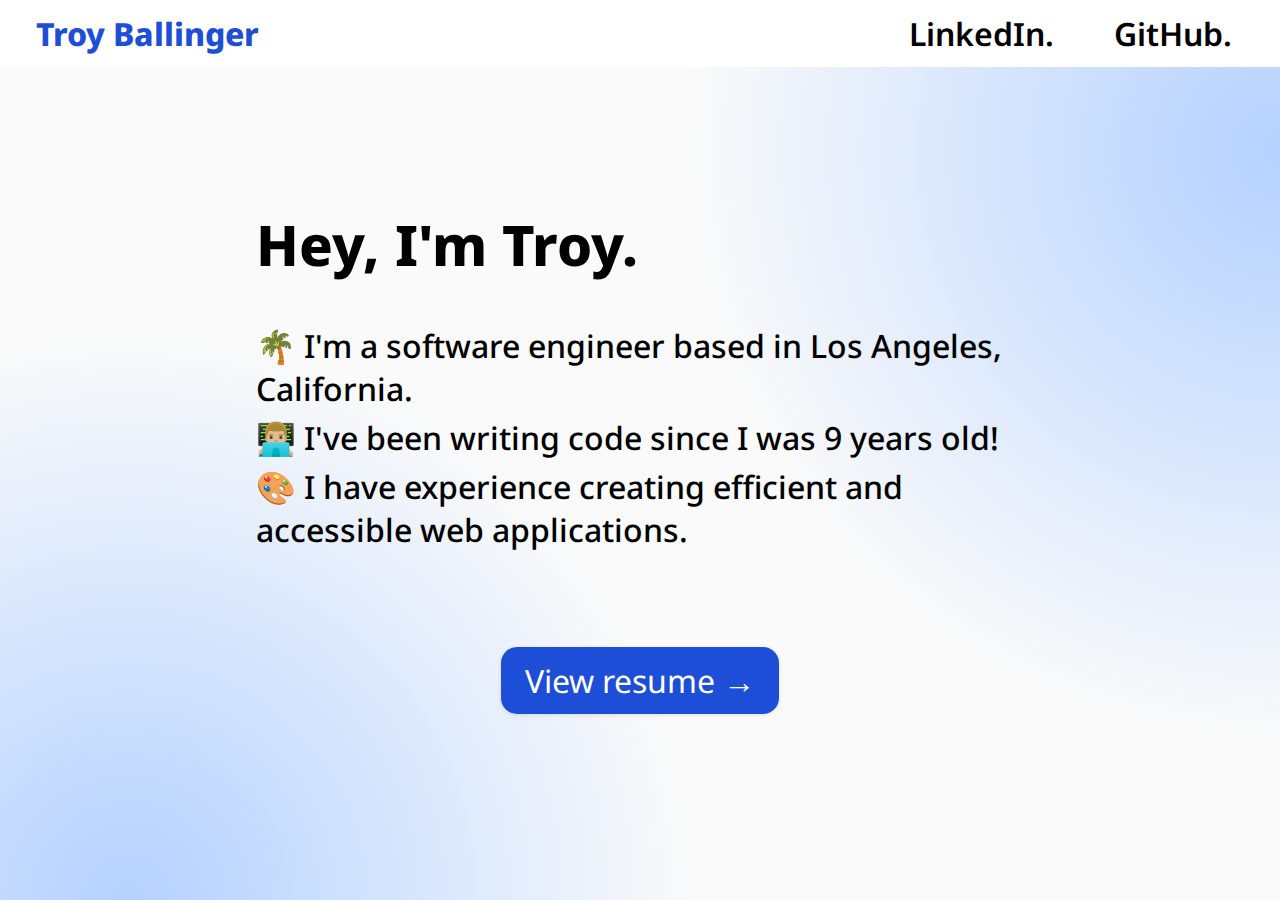
<file: index.html>
<!DOCTYPE html>
<html lang="en">
  <head>
    <meta charset="utf-8" />
    <meta name="viewport" content="width=device-width, initial-scale=1.0" />

    <title>Troy Ballinger</title>
    <meta
      name="description"
      content="Full stack software engineer with startup experience."
    />
    <meta
      keywords="Software engineer, developer, resume, portfolio"
    />
    <meta
      author="Troy Ballinger"
    />
    <link rel="canonical" href="https://troyballinger.com/" />

    <meta name="color-scheme" content="dark light" />
    <meta name="msapplication-TileColor" content="#161b22" />
    <meta name="theme-color" content="#161b22" />
    <meta property="og:url" content="https://troyballinger.com/" />
    <meta property="og:type" content="website" />
    <meta property="og:title" content="Troy Ballinger's Website" />
    <meta name="og:description" content="Full-stack software engineer." />
    <meta
      property="og:image"
      content="https://troyballinger.com/og-image.png"
    />
    <meta property="og:logo" content="https://troyballinger.com/icon.png" />
    <link rel="shortcut icon" type="image/x-icon" href="/favicon.ico" />
    <link rel="apple-touch-icon" sizes="180x180" href="/icon.png" />

    <meta
      name="google-site-verification"
      content="googlec1f39be3de8d63b8.html"
    />
    
    <link
      href="https://fonts.googleapis.com/css?family=Noto+Sans"
      rel="stylesheet"
    />
    <link href="layout.css" type="text/css" rel="stylesheet" />
  </head>

  <body>
    <div id="navbar">
      <span id="name">
        Troy Ballinger
      </span>

      <nav id="links">
        <a
          href="https://linkedin.com/in/troy-ballinger"
          target="_blank"
          aria-label="View LinkedIn"
        >
          LinkedIn.
        </a>

        <a
          href="https://github.com/TroyBallinger"
          target="_blank"
          aria-label="View GitHub"
        >
          GitHub.
        </a>
      </nav>
    </div>

    <div id="background">
      <div id="bio">
        <h3>Hey, I'm Troy.</h3>

        <p>🌴 I'm a software engineer based in Los Angeles, California.</p>

        <p>👨🏼‍💻 I've been writing code since I was 9 years old!</p>

        <p>🎨 I have experience creating efficient and accessible web applications.</p>
      </div>

      <a
          id="resume-button"
          href="/resume.pdf"
          type="application/pdf"
          rel="nofollow"
          target="_blank"
          aria-label="View Resume"
        >
          View resume →
        </a>
    </div>
  </body>
</html>
</file>
<file: layout.css>
/* Variables */

:root {
  --background-color: #181c21;
  --gradient-color: #204075;
  --large-font-size: 3.5rem;
  --medium-font-size: 2rem;
  --primary-color: #3b82f6;
  --secondary-color: #0d1117;
  --tertiary-color: #181c21;
  --text-color: white;
}

/* Desktop */

a {
  text-decoration: none;
}

body {
  color: var(--text-color);
  display: flex;
  flex-direction: column;
  font-family: "Noto Sans", Verdana, sans-serif;
  overflow-x: hidden;
}

html,
body {
  height: 100%;
  margin: 0;
  padding: 0;
  width: 100%;
}

#background {
  align-items: center;
  background: radial-gradient(
      circle at 10% 100%,
      var(--gradient-color),
      rgba(255, 255, 255, 0) 40%
    ),
    radial-gradient(
      circle at 100% 10%,
      var(--gradient-color),
      rgba(255, 255, 255, 0) 40%
    );
  background-color: var(--background-color);
  backdrop-filter: blur(10px);
  display: flex;
  flex-direction: column;
  height: 100%;
  justify-content: center;
  overflow-y: scroll;
  width: 100%;
}

#bio {
  display: flex;
  flex-direction: column;
  gap: 6px;
  width: 60%;
}

#bio > h3 {
  font-size: var(--large-font-size);
  font-weight: 800;
  margin: 0;
  margin-bottom: 36px;
}

#bio > p {
  font-size: var(--medium-font-size);
  font-weight: 500;
  margin: 0;
}

#links {
  display: flex;
  flex-grow: 1;
  gap: 36px;
  justify-content: end;
}

#links > a,
a:visited {
  border-radius: 16px;
  color: var(--text-color);
  padding: 6px 12px;
}

#links > a:hover,
a:active,
a:focus {
  background-color: var(--tertiary-color);
  color: var(--primary-color);
  outline: none;
}

#name {
  color: var(--primary-color);
  font-size: var(--medium-font-size);
  font-weight: 800;
}

#navbar {
  align-items: center;
  background-color: var(--secondary-color);
  display: flex;
  flex-direction: row;
  font-size: var(--medium-font-size);
  font-weight: 600;
  padding: 6px 36px;
}

#resume-button {
  background-color: var(--primary-color);
  border-radius: 16px;
  box-shadow: 0 1px 4px 0 rgba(0, 0, 0, 0.1);
  color: white;
  font-size: var(--medium-font-size);
  margin-top: 96px;
  margin-bottom: 48px;
  margin-left: auto;
  margin-right: auto;
  padding: 12px 24px;
  width: fit-content;
}

#resume-button:hover,
#resume-button:active,
#resume-button:focus {
  font-weight: 900;
}

/* Mobile */

@media only screen and (max-width: 1100px) {
  :root {
    --large-font-size: 1.25rem;
    --medium-font-size: 1rem;
  }

  #bio {
    width: 90%;
  }

  #bio > h3 {
    margin-bottom: 12px;
  }

  #links {
    gap: 12px;
  }

  #navbar {
    padding: 6px 12px;
  }

  #resume-button {
    margin-top: 64px;
  }
}

/* Light Mode */

@media (prefers-color-scheme: light) {
  :root {
    --background-color: #fafafa;
    --gradient-color: #b4d1ff;
    --primary-color: #1d4ed8;
    --secondary-color: white;
    --tertiary-color: #e6e6e6;
    --text-color: black;
  }
}
</file>
